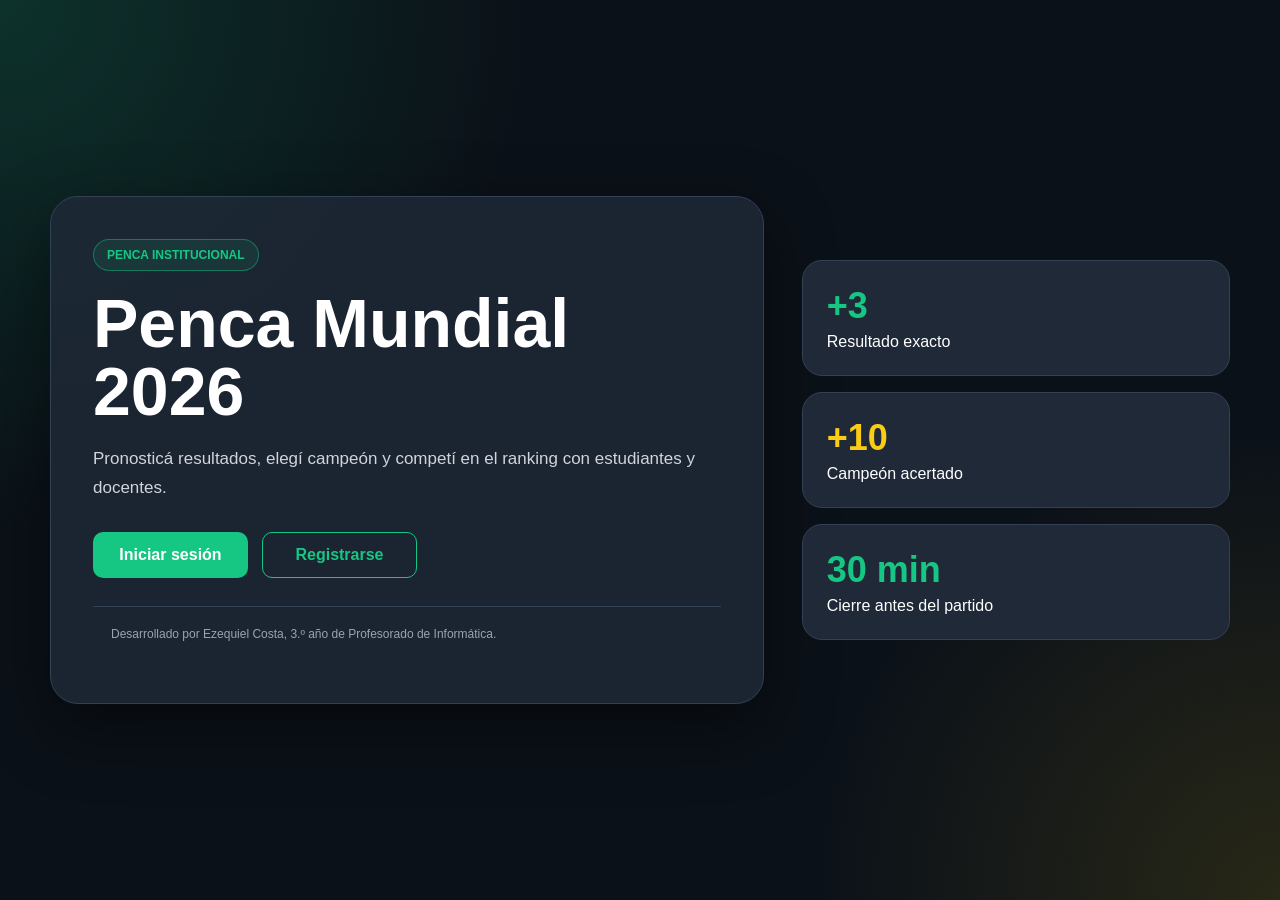
<file: inicio.html>
<!doctype html>
<html lang="es">
<head>
  <meta charset="utf-8">
  <meta name="viewport" content="width=device-width,initial-scale=1">
  <title>Penca Mundial 2026 — Profesorado de Informática</title>
  <meta name="description" content="Penca institucional del Mundial 2026. Pronosticá resultados, elegí campeón y competí en el ranking con estudiantes y docentes.">

  <!--
    CRÍTICO-03 · OWASP A03 / NIST SI-10 / CIS 16.1 — Content Security Policy
  -->
  <meta http-equiv="Content-Security-Policy" content="
    default-src 'self';
    script-src 'self' https://www.gstatic.com https://apis.google.com;
    style-src 'self' 'unsafe-inline';
    connect-src 'self'
      https://*.googleapis.com
      https://*.firebaseio.com
      https://firestore.googleapis.com
      https://identitytoolkit.googleapis.com
      https://securetoken.googleapis.com;
    img-src 'self' data:;
    font-src 'self';
    frame-src 'none';
    object-src 'none';
    base-uri 'self';
    form-action 'self';
  ">

  <link rel="stylesheet" href="css/style.css">
</head>
<body class="landing-body">
  <main class="landing-wrapper">
    <section class="landing-hero">
      <span class="landing-badge">Penca institucional</span>
      <h1>Penca Mundial 2026</h1>
      <p class="landing-description">Pronosticá resultados, elegí campeón y competí en el ranking con estudiantes y docentes.</p>
      <div class="landing-actions">
        <!--
          BAJO-03 · OWASP A05 — Links externos deben llevar rel="noopener noreferrer".
          Estos son links internos, pero se documenta la política aquí como referencia.
        -->
        <a class="landing-btn primary" href="login.html">Iniciar sesión</a>
        <a class="landing-btn secondary" href="registro.html">Registrarse</a>
      </div>
      <div class="credits">Desarrollado por Ezequiel Costa, 3.º año de Profesorado de Informática.</div>
    </section>
    <aside class="landing-panel">
      <div class="landing-card"><strong>+3</strong><span>Resultado exacto</span></div>
      <div class="landing-card featured"><strong>+10</strong><span>Campeón acertado</span></div>
      <div class="landing-card"><strong>30 min</strong><span>Cierre antes del partido</span></div>
    </aside>
  </main>
</body>
</html>
</file>
<file: css/style.css>
*{box-sizing:border-box;margin:0;padding:0;font-family:Arial,Helvetica,sans-serif}body{background:#0b1118;color:#fff;min-height:100vh;overflow-x:hidden}.app{width:100%;height:100vh;background:#0b1118;display:grid;grid-template-columns:220px 1fr 270px;overflow:hidden}.sidebar{background:#151c27;padding:25px 18px;border-right:1px solid #263241;height:100vh;overflow:hidden}.logo,.user-mini,.user-large{display:flex;align-items:center;gap:12px}.logo{margin-bottom:45px}.logo-icon{width:35px;height:35px;border-radius:50%;background:#16c784;display:flex;align-items:center;justify-content:center}.logo-text h2{font-size:15px}.logo-text p,.user-mini p,.user-large p,.subtitle{color:#9ca3af}.menu{display:flex;flex-direction:column;gap:12px;margin-bottom:40px}.menu button{border:none;background:transparent;color:#9ca3af;padding:14px 18px;border-radius:8px;text-align:left;cursor:pointer;font-size:15px;transition:.3s}.menu button:hover{color:#fff;background:#1f2937}.menu button.active{background:#16c784;color:#fff;font-weight:bold}.user-card{border-top:1px solid #334155;padding-top:20px}.user-mini{background:#1f2937;padding:14px;border-radius:10px}.avatar{width:38px;height:38px;border-radius:50%;background:#118a58;display:flex;align-items:center;justify-content:center;font-weight:bold;color:#fff;overflow:hidden}.avatar img,.profile-avatar img{width:100%;height:100%;object-fit:cover;border-radius:50%;display:block}.user-mini h4{font-size:13px}.user-mini p{font-size:11px}.main{padding:42px 34px;background:#0b1118;height:100vh;min-height:0;overflow-y:auto;overflow-x:hidden;scrollbar-width:thin;scrollbar-color:#16c784 #151c27}.main::-webkit-scrollbar{width:10px}.main::-webkit-scrollbar-track{background:#151c27}.main::-webkit-scrollbar-thumb{background:linear-gradient(180deg,#16c784,#118a58);border-radius:999px;border:2px solid #151c27}.section{display:none}.section.active{display:block}.main h1{font-size:36px;margin-bottom:6px}.underline{width:82px;height:3px;background:#facc15;margin-bottom:12px}.subtitle{margin-bottom:26px;font-size:15px}.section-title{color:#9ca3af;font-size:12px;letter-spacing:1px;text-transform:uppercase;font-weight:bold}.phase-tabs{display:flex;flex-wrap:wrap;gap:10px;margin-bottom:28px}.phase-btn{background:#1f2937;color:#d1d5db;border:1px solid #334155;padding:10px 16px;border-radius:999px;cursor:pointer;font-weight:bold;transition:.3s}.phase-btn:hover,.phase-btn.active{background:#16c784;color:#fff;border-color:#16c784}.fixture-phase{display:none}.fixture-phase.active{display:block}.fixture-list{display:flex;flex-direction:column;gap:18px;max-width:920px}.group-title{color:#facc15;margin-top:28px;font-size:15px;text-transform:uppercase}.match-card{background:#1f2937;border-radius:12px;padding:20px;display:grid;grid-template-columns:1.5fr 210px 100px 120px;align-items:center;gap:15px;box-shadow:0 8px 20px rgba(0,0,0,.25)}.match-info{display:flex;flex-direction:column;gap:6px}.group-label{color:#facc15;font-size:11px;text-transform:uppercase;font-weight:bold}.teams{display:flex;align-items:center;gap:18px;font-weight:bold;flex-wrap:wrap}.vs{color:#9ca3af;font-size:13px}.time{background:#253143;padding:8px 10px;border-radius:8px;color:#d1d5db;font-size:12px;text-align:center;line-height:1.4}.prediction{color:#facc15;font-weight:bold;text-align:center}.action-btn,.save-btn,.auth-btn{background:#16c784;color:#fff;border:none;padding:11px 18px;border-radius:8px;cursor:pointer;font-weight:bold;transition:.3s}.action-btn:hover,.save-btn:hover,.auth-btn:hover{background:#0fa66b}.action-btn.closed{background:#334155;color:#9ca3af;cursor:not-allowed}.cancel-btn{background:transparent;border:1px solid #64748b;color:#d1d5db;padding:11px 16px;border-radius:8px;cursor:pointer}.status-badge{display:inline-block;width:max-content;padding:5px 9px;border-radius:999px;font-size:11px;font-weight:bold}.status-badge.pending{background:rgba(250,204,21,.15);color:#facc15}.status-badge.predicted{background:rgba(22,199,132,.15);color:#16c784}.status-badge.closed{background:rgba(148,163,184,.15);color:#9ca3af}.status-badge.loaded{background:rgba(59,130,246,.15);color:#93c5fd}.real-result{color:#facc15;font-size:12px}.ranking-container{max-width:850px}.my-ranking{background:linear-gradient(135deg,#118a58,#16c784);padding:25px;border-radius:16px;margin-bottom:25px;display:flex;justify-content:space-between;align-items:center}.ranking-stats{display:flex;gap:35px;text-align:center}.ranking-stats strong{display:block;font-size:28px}.ranking-stats span{font-size:12px;color:#e5e7eb}.ranking-row{display:grid;grid-template-columns:90px 1fr 130px 130px;align-items:center;padding:18px 22px;border-bottom:1px solid #334155;background:#1f2937}.ranking-row.current{background:rgba(22,199,132,.15);border-left:4px solid #16c784}.position{font-weight:bold;color:#facc15}.points{color:#16c784;font-weight:bold}.rules-grid{max-width:900px;display:grid;grid-template-columns:repeat(2,minmax(240px,1fr));gap:18px}.rule-card,.dashboard-card{background:#1f2937;border-radius:16px;padding:24px;border:1px solid #263241}.rule-points{width:58px;height:58px;border-radius:50%;background:#16c784;display:flex;align-items:center;justify-content:center;font-size:20px;font-weight:bold;margin-bottom:15px}.rule-card p{color:#d1d5db;line-height:1.6}.profile-dashboard{max-width:950px;display:flex;flex-direction:column;gap:22px}.profile-identity-main{display:flex;align-items:center;gap:24px}.profile-avatar{width:96px;height:96px;min-width:96px;font-size:28px;background:linear-gradient(135deg,#118a58,#16c784);border:3px solid rgba(250,204,21,.45);box-shadow:0 0 0 6px rgba(22,199,132,.12)}.profile-label{color:#facc15;font-size:12px;text-transform:uppercase;letter-spacing:1px;font-weight:bold}.profile-username{color:#16c784;font-weight:bold;margin-bottom:18px}.profile-meta-grid,.form-grid,.profile-stats-grid{display:grid;grid-template-columns:repeat(2,minmax(180px,1fr));gap:14px}.profile-meta-grid div,.profile-stat-card{background:#151c27;border:1px solid #334155;border-radius:14px;padding:16px}.profile-meta-grid span,.profile-stat-card span{display:block;color:#9ca3af;font-size:12px;margin-bottom:8px}.profile-action-btn{align-self:flex-start;background:transparent;color:#16c784;border:1px solid #16c784;padding:11px 18px;border-radius:8px;cursor:pointer;font-weight:bold;margin-top:18px}.profile-edit-form{display:none;background:#151c27;border:1px solid #334155;border-radius:14px;padding:18px;margin-top:18px}.profile-edit-form.active{display:block}.form-group label{display:block;color:#d1d5db;font-size:13px;font-weight:bold;margin-bottom:8px}.form-group input,.form-group select,.champion-form select,.history-select{width:100%;background:#0b1118;border:1px solid #334155;color:#fff;padding:12px;border-radius:8px;outline:none}.delete-photo-check{margin-top:10px!important;color:#f87171!important;font-weight:normal!important}.form-actions{display:flex;justify-content:flex-end;gap:12px;margin-top:18px}.champion-form{display:grid;gap:14px}.champion-locked{background:rgba(22,199,132,.12);border:1px solid rgba(22,199,132,.45);border-radius:14px;padding:18px}.champion-locked strong{color:#16c784;font-size:24px}.history-detail{display:none;margin-top:16px;background:#151c27;border:1px solid #334155;border-radius:14px;padding:16px;line-height:1.7}.history-detail.active{display:block}.security-form{display:grid;gap:14px}.profile-logout-box{margin-top:22px;padding-top:18px;border-top:1px solid #334155;display:flex;justify-content:space-between;align-items:center;gap:16px}.profile-logout-link,.logout-link{color:#fff;background:#ef4444;text-decoration:none;padding:11px 16px;border-radius:8px;font-weight:bold}.right-panel{background:#151c27;border-left:1px solid #263241;height:100vh;overflow:hidden}.panel-title,.resume-content,.next-match,.rules-box{padding:24px;border-bottom:1px solid #263241}.panel-title{font-size:12px;color:#9ca3af;text-transform:uppercase}.resume-header{background:#118a58;padding:18px 24px;font-weight:bold;font-size:13px;text-transform:uppercase}.summary-numbers{display:flex;justify-content:space-between;text-align:center}.summary-numbers strong{color:#16c784;font-size:24px;display:block}.summary-numbers span{color:#9ca3af;font-size:11px}.rules-box p{color:#9ca3af;font-size:12px;margin:8px 0;line-height:1.5}.modal{display:none;position:fixed;inset:0;background:rgba(0,0,0,.75);align-items:center;justify-content:center;z-index:100}.modal.active{display:flex}.modal-content{width:420px;background:#1f2937;border-radius:18px;padding:30px;box-shadow:0 20px 60px rgba(0,0,0,.5)}.score-inputs{display:flex;align-items:center;justify-content:space-between;margin:25px 0;gap:16px}.team-input{text-align:center}.team-input label{display:block;margin-bottom:10px;font-weight:bold}.team-input input{width:80px;padding:12px;background:#0b1118;border:1px solid #334155;border-radius:8px;color:#fff;text-align:center;font-size:18px}.modal-actions{display:flex;gap:12px}.modal-actions button{flex:1}.penalty-box{display:none;background:#0b1118;border:1px solid #334155;border-radius:12px;padding:14px;margin:-8px 0 20px}.penalty-box.active{display:block}.penalty-box select{width:100%;background:#1f2937;border:1px solid #334155;color:#fff;padding:10px;border-radius:8px;margin:8px 0}.toast{position:fixed;bottom:25px;right:25px;background:#16c784;color:#fff;padding:14px 20px;border-radius:10px;font-weight:bold;display:none;z-index:200}.toast.show{display:block}.auth-body,.landing-body{min-height:100vh;background:radial-gradient(circle at top left,rgba(22,199,132,.18),transparent 34%),radial-gradient(circle at bottom right,rgba(250,204,21,.12),transparent 30%),#0b1118;color:#fff;overflow-y:auto}.auth-wrapper{min-height:100vh;display:flex;align-items:center;justify-content:center;padding:30px}.auth-card{width:100%;max-width:440px;background:#1f2937;border:1px solid #334155;border-radius:22px;padding:32px;box-shadow:0 20px 60px rgba(0,0,0,.45)}.auth-card-wide{max-width:720px}.auth-logo{display:flex;align-items:center;gap:12px;margin-bottom:28px}.auth-subtitle{color:#9ca3af;line-height:1.5;margin-bottom:24px}.auth-form{display:flex;flex-direction:column;gap:16px}.auth-grid{display:grid;grid-template-columns:repeat(2,minmax(0,1fr));gap:16px}.auth-form-group label{display:block;color:#d1d5db;font-size:13px;font-weight:bold;margin-bottom:8px}.auth-form-group input,.auth-form-group select{width:100%;background:#0b1118;border:1px solid #334155;color:#fff;padding:12px 13px;border-radius:9px}.auth-message{padding:12px 14px;border-radius:10px;font-size:14px;margin-bottom:18px}.auth-message.error{color:#fecaca;background:rgba(248,113,113,.12);border:1px solid rgba(248,113,113,.35)}.auth-footer-text{color:#9ca3af;font-size:14px;margin-top:22px;text-align:center}.auth-footer-text a{color:#16c784;text-decoration:none;font-weight:bold}.landing-wrapper{min-height:100vh;width:min(1180px,calc(100% - 36px));margin:0 auto;display:grid;grid-template-columns:1.25fr .75fr;align-items:center;gap:38px;padding:42px 0}.landing-hero{background:rgba(31,41,55,.82);border:1px solid #334155;border-radius:28px;padding:42px;box-shadow:0 24px 70px rgba(0,0,0,.45)}.landing-badge{display:inline-block;color:#16c784;border:1px solid rgba(22,199,132,.45);background:rgba(22,199,132,.1);padding:8px 13px;border-radius:999px;font-size:12px;font-weight:bold;text-transform:uppercase;margin-bottom:18px}.landing-hero h1{font-size:clamp(38px,6vw,68px);line-height:1;margin-bottom:20px}.landing-description{color:#d1d5db;font-size:17px;line-height:1.7;margin-bottom:30px}.landing-actions{display:flex;flex-wrap:wrap;gap:14px}.landing-btn{display:inline-flex;align-items:center;justify-content:center;min-width:155px;padding:13px 18px;border-radius:10px;font-weight:bold;text-decoration:none}.landing-btn.primary{background:#16c784;color:#fff}.landing-btn.secondary{color:#16c784;border:1px solid #16c784}.landing-panel{display:grid;gap:16px}.landing-card{background:#1f2937;border:1px solid #334155;border-radius:20px;padding:24px}.landing-card strong{display:block;font-size:36px;color:#16c784;margin-bottom:6px}.landing-card.featured strong{color:#facc15}.page-loader{position:fixed;inset:0;background:rgba(11,17,24,.96);display:flex;align-items:center;justify-content:center;z-index:9999;opacity:1;visibility:visible;transition:opacity .35s ease,visibility .35s ease}.page-loader.hidden{opacity:0;visibility:hidden;pointer-events:none}.loader-card{min-width:260px;background:#1f2937;border:1px solid #334155;border-radius:22px;padding:30px;text-align:center}.loader-ball{width:64px;height:64px;border-radius:50%;background:#16c784;display:flex;align-items:center;justify-content:center;margin:0 auto 18px;font-size:30px;animation:loaderBounce .9s infinite}@keyframes loaderBounce{50%{transform:translateY(-8px)}}button.is-loading{opacity:.75;cursor:wait;pointer-events:none}.admin-results-list{display:grid;gap:18px}.admin-match-card{background:#1f2937;border:1px solid #334155;border-radius:16px;padding:18px;display:grid;gap:14px}.admin-match-info{display:flex;align-items:center;gap:9px;flex-wrap:wrap}.admin-match-info h3{font-size:18px}.admin-match-info p{color:#9ca3af;font-size:13px}.admin-forms-row{display:grid;grid-template-columns:1fr 1fr;gap:14px;align-items:stretch}.admin-manual-form,.admin-score-form{background:#151c27;border:1px solid #334155;border-radius:14px;padding:14px;display:grid;gap:12px}.admin-manual-form{border-color:rgba(250,204,21,.25);background:rgba(250,204,21,.06)}.admin-score-form label,.admin-manual-form label{display:block;color:#d1d5db;font-size:13px;font-weight:bold}.admin-score-form input,.admin-score-form select,.admin-manual-form select{width:100%;margin-top:7px;background:#0b1118;border:1px solid #334155;color:#fff;padding:10px;border-radius:8px}.admin-score-form .save-btn,.admin-manual-form button{width:100%}.users-admin-list{display:grid;gap:14px}.user-admin-card{background:#1f2937;border:1px solid #334155;border-radius:16px;padding:18px;display:grid;grid-template-columns:auto 1fr auto;gap:16px;align-items:center}.user-admin-card p{color:#9ca3af;font-size:13px;margin-top:6px}.user-admin-actions{display:flex;gap:8px;flex-wrap:wrap}.user-admin-actions form{display:inline-block}@media(max-width:1200px){.app{grid-template-columns:200px 1fr}.right-panel{display:none}}@media(max-width:850px){.app{grid-template-columns:1fr;overflow:auto}.sidebar{height:auto;overflow:visible}.main{height:auto}.menu{flex-direction:row;flex-wrap:wrap}.user-card{display:none}.match-card,.ranking-row,.admin-forms-row,.user-admin-card,.landing-wrapper,.auth-grid,.form-grid,.profile-meta-grid{grid-template-columns:1fr}.rules-grid{grid-template-columns:1fr}.my-ranking,.profile-identity-main,.profile-logout-box{flex-direction:column;align-items:flex-start}.modal-content{width:min(420px,calc(100% - 24px))}}

/* =========================
   RANKING - PODIO TOP 3
========================= */
.podium{
  display:grid;
  grid-template-columns:1fr 1.15fr 1fr;
  align-items:start;
  gap:18px;
  margin:0 0 30px;
}
.podium-card{
  background:#1f2937;
  border:1px solid #334155;
  border-radius:18px;
  padding:22px 18px;
  text-align:center;
  align-self:start;
  box-shadow:0 12px 30px rgba(0,0,0,.28);
}
.podium-card.current{box-shadow:0 0 0 2px rgba(22,199,132,.55),0 12px 30px rgba(0,0,0,.28)}
.podium-card.first{min-height:245px;border-color:#facc15;margin-top:0}
.podium-card.second{min-height:205px;border-color:#cbd5e1;margin-top:40px}
.podium-card.third{min-height:205px;border-color:#f59e0b;margin-top:40px}
.podium-medal{width:52px;height:52px;border-radius:50%;display:flex;align-items:center;justify-content:center;margin:0 auto 12px;background:#253143;font-size:26px}
.podium-username{font-size:20px;margin-bottom:5px;color:#fff}
.podium-realname{color:#9ca3af;font-size:13px;margin-bottom:12px}
.podium-points{color:#16c784;font-size:24px;font-weight:bold;margin-bottom:6px}
.podium-correct{color:#9ca3af;font-size:13px}
.details-btn{width:34px;height:34px;border-radius:50%;border:1px solid #16c784;background:transparent;color:#16c784;cursor:pointer;font-size:20px;font-weight:bold;transition:.3s;display:inline-flex;align-items:center;justify-content:center}
.details-btn:hover,.details-btn.active{background:#16c784;color:#fff}
.podium-details-btn{margin-top:14px}
.ranking-list-header{display:flex;justify-content:space-between;align-items:end;gap:15px;margin:0 0 12px}.ranking-list-header h3{font-size:16px}.ranking-list-header p{color:#9ca3af;font-size:13px}.ranking-list{background:#1f2937;border-radius:14px;overflow:hidden}.ranking-item{border-bottom:1px solid #334155}.ranking-item:last-child{border-bottom:none}.ranking-list .ranking-row{grid-template-columns:70px 1fr 140px 130px 44px;gap:12px}.ranking-item.current{background:rgba(22,199,132,.15);border-left:4px solid #16c784}.ranking-details{display:none;grid-template-columns:repeat(5,1fr);gap:12px;padding:0 22px 18px 92px}.ranking-details.active{display:grid}.podium-details{width:100%;max-width:300px;margin:16px auto 0;padding:16px 0 0;border-top:1px solid #334155;grid-template-columns:repeat(2,minmax(0,1fr))}.detail-pill{background:#0b1118;border:1px solid #334155;border-radius:10px;padding:12px;text-align:center}.detail-pill strong{display:block;font-size:20px;color:#fff;margin-bottom:4px}.detail-pill span{color:#9ca3af;font-size:12px}.podium-details .detail-pill:last-child{grid-column:1 / -1}

/* =========================
   PERFIL - BOTÓN BORRAR FOTO CON ESTILO DEL PROYECTO
========================= */
.delete-photo-check{
  margin-top:10px!important;
  display:inline-flex!important;
  align-items:center;
  gap:8px;
  width:max-content;
  color:#16c784!important;
  border:1px solid #16c784;
  background:transparent;
  padding:9px 12px;
  border-radius:8px;
  cursor:pointer;
  font-weight:bold!important;
  transition:.3s;
}
.delete-photo-check:hover{background:#16c784;color:#fff!important}.delete-photo-check input{width:auto!important;accent-color:#16c784}

/* =========================
   PANEL DERECHO - PRÓXIMO PARTIDO Y REGLAS RÁPIDAS
========================= */
.next-match h4,.rules-box h4{font-size:14px;margin-bottom:14px}.next-match strong,.rules-box strong{color:#16c784}.next-match p{color:#9ca3af;font-size:12px;margin:8px 0;line-height:1.5}

@media(max-width:850px){.podium{grid-template-columns:1fr}.podium-card.first,.podium-card.second,.podium-card.third{margin-top:0}.ranking-list .ranking-row{grid-template-columns:60px 1fr 44px}.ranking-list .ranking-row span:nth-child(3),.ranking-list .ranking-row span:nth-child(4){grid-column:2}.ranking-list .ranking-row .details-btn{grid-column:3;grid-row:1 / span 3}.ranking-details{grid-template-columns:repeat(2,1fr);padding:0 18px 18px}.podium-details{max-width:100%}}


/* =========================
   AJUSTES FINALES: PERFIL Y CAMPEÓN
========================= */
.profile-champion-card{
  display:grid;
  gap:18px;
  overflow:hidden;
}
.champion-header{
  margin-bottom:0!important;
}
.champion-help{
  color:#9ca3af;
  font-size:14px;
  line-height:1.55;
  margin-top:8px;
  max-width:720px;
}
.champion-help strong{
  color:#facc15;
}
.champion-form-clean{
  background:#151c27;
  border:1px solid #334155;
  border-radius:16px;
  padding:18px;
  display:grid;
  grid-template-columns:minmax(240px,1fr) auto;
  align-items:end;
  gap:16px;
}
.champion-form-clean label{
  color:#d1d5db;
  font-size:13px;
  font-weight:bold;
}
.champion-form-clean select{
  margin-top:8px;
  min-height:44px;
}
.champion-form-clean .save-btn{
  min-height:44px;
  white-space:nowrap;
}
.champion-locked-clean{
  display:grid;
  gap:6px;
  background:linear-gradient(135deg,rgba(22,199,132,.16),rgba(250,204,21,.08));
  border:1px solid rgba(22,199,132,.45);
  border-radius:16px;
  padding:20px;
}
.champion-locked-clean span{
  color:#9ca3af;
  font-size:12px;
  text-transform:uppercase;
  letter-spacing:1px;
  font-weight:bold;
}
.champion-locked-clean strong{
  color:#16c784;
  font-size:26px;
}
.champion-locked-clean small{
  color:#d1d5db;
  line-height:1.4;
}
@media(max-width:850px){
  .champion-form-clean{grid-template-columns:1fr;}
}

/* =========================
   AJUSTES DE PRUEBA CON COMPAÑEROS
   - Enfrentamientos en vertical
   - Campos nuevos de registro/perfil
   - Recuperación de contraseña
========================= */
.match-card .teams{
  display:flex!important;
  flex-direction:column!important;
  align-items:flex-start!important;
  justify-content:center!important;
  gap:6px!important;
  line-height:1.25;
}
.match-card .teams .vs{
  display:inline-flex;
  align-items:center;
  justify-content:center;
  color:#facc15!important;
  font-size:12px!important;
  font-weight:bold;
  letter-spacing:1px;
  text-transform:uppercase;
}
.match-card .teams span:not(.vs){
  font-size:15px;
}
.form-group-full,
.auth-form-group.form-group-full{
  grid-column:1 / -1;
}
.input-help{
  display:block;
  color:#9ca3af;
  font-size:12px;
  line-height:1.4;
  margin-top:8px;
}
.auth-message.success{
  color:#bbf7d0;
  background:rgba(22,199,132,.12);
  border:1px solid rgba(22,199,132,.35);
}
.profile-meta-grid{
  grid-template-columns:repeat(2,minmax(180px,1fr));
}
@media(max-width:850px){
  .profile-meta-grid{grid-template-columns:1fr;}
}

/* =========================
   AJUSTES: RANKING CON FOTO Y ATAJO DEL PANEL DERECHO
========================= */
.ranking-avatar {
  width: 44px;
  height: 44px;
  min-width: 44px;
  border-radius: 50%;
  overflow: hidden;
  background: linear-gradient(135deg, #118a58, #16c784);
  border: 2px solid rgba(22, 199, 132, 0.45);
  display: inline-flex;
  align-items: center;
  justify-content: center;
  color: #ffffff;
  font-weight: bold;
  font-size: 13px;
}

.ranking-avatar img {
  width: 100%;
  height: 100%;
  object-fit: cover;
  display: block;
}

.podium-avatar {
  width: 64px;
  height: 64px;
  min-width: 64px;
  margin: 0 auto 12px;
  border-color: rgba(250, 204, 21, 0.5);
  box-shadow: 0 0 0 5px rgba(22, 199, 132, 0.12);
  font-size: 18px;
}

.ranking-user {
  display: flex;
  align-items: center;
  gap: 12px;
  min-width: 0;
}

.ranking-user strong,
.ranking-user small {
  display: block;
}

.ranking-user small {
  color: #9ca3af;
  font-size: 12px;
  margin-top: 3px;
}

.next-match .next-match-btn {
  width: 100%;
  margin-top: 10px;
  padding: 10px 12px;
  font-size: 13px;
}

.match-card.match-focus {
  outline: 2px solid #16c784;
  box-shadow: 0 0 0 4px rgba(22, 199, 132, 0.18), 0 8px 20px rgba(0, 0, 0, 0.25);
}

/* =========================
   FIREBASE MIGRATION OVERRIDES
   - Sin fotos
   - Modo claro/oscuro
   - Créditos
========================= */
body.light-mode{background:#f3f4f6;color:#111827}.light-mode .app,.light-mode .main{background:#f3f4f6;color:#111827}.light-mode .sidebar,.light-mode .right-panel,.light-mode .rule-card,.light-mode .dashboard-card,.light-mode .match-card,.light-mode .ranking-list,.light-mode .ranking-row,.light-mode .podium-card,.light-mode .admin-match-card,.light-mode .user-admin-card,.light-mode .auth-card,.light-mode .landing-hero,.light-mode .landing-card{background:#ffffff;color:#111827;border-color:#d1d5db}.light-mode .menu button{color:#374151}.light-mode .menu button:hover{background:#e5e7eb;color:#111827}.light-mode .menu button.active{background:#16c784;color:#fff}.light-mode .subtitle,.light-mode .logo-text p,.light-mode .user-mini p,.light-mode .user-large p,.light-mode .rules-box p,.light-mode .admin-match-info p,.light-mode .ranking-user small,.light-mode .podium-realname,.light-mode .profile-meta-grid span,.light-mode .time,.light-mode .vs{color:#4b5563}.light-mode input,.light-mode select,.light-mode textarea,.light-mode .profile-edit-form,.light-mode .admin-manual-form,.light-mode .admin-score-form,.light-mode .detail-pill,.light-mode .history-detail,.light-mode .penalty-box{background:#f9fafb;color:#111827;border-color:#d1d5db}.light-mode .right-panel{border-left-color:#d1d5db}.light-mode .sidebar{border-right-color:#d1d5db}.theme-toggle{display:flex;gap:8px;margin:18px 0}.theme-toggle button{flex:1;background:#1f2937;color:#d1d5db;border:1px solid #334155;padding:8px;border-radius:8px;cursor:pointer}.theme-toggle button.active{background:#16c784;color:#fff;border-color:#16c784}.light-mode .theme-toggle button{background:#f9fafb;color:#111827;border-color:#d1d5db}.light-mode .theme-toggle button.active{background:#16c784;color:#fff}.credits{margin-top:28px;padding:18px;border-top:1px solid #334155;color:#9ca3af;font-size:12px;line-height:1.5}.light-mode .credits{border-top-color:#d1d5db;color:#4b5563}.match-card .teams,.fixture-vertical-teams{display:flex!important;flex-direction:column!important;align-items:flex-start!important;gap:6px!important}.match-card .teams .vs,.fixture-vertical-teams .vs{color:#facc15!important;font-weight:bold;text-transform:uppercase}.admin-only-note{color:#facc15;font-size:13px;margin-top:8px}.hidden{display:none!important}.inline-message{margin-top:12px;color:#facc15;font-size:14px}.inline-message.success{color:#16c784}.inline-message.error{color:#f87171}.champion-required-box{border:1px solid rgba(250,204,21,.45);background:rgba(250,204,21,.08);border-radius:14px;padding:14px;margin:14px 0;color:#d1d5db}.light-mode .champion-required-box{background:#fffbeb;color:#111827}.no-photo-badge{width:38px;height:38px;border-radius:50%;background:#118a58;display:flex;align-items:center;justify-content:center;font-weight:bold;color:#fff}.ranking-user .no-photo-badge{width:36px;height:36px;min-width:36px}.podium-card .no-photo-badge{width:54px;height:54px;margin:0 auto 12px;background:linear-gradient(135deg,#118a58,#16c784)}.match-card.match-focus{outline:2px solid #16c784;box-shadow:0 0 0 4px rgba(22,199,132,.18),0 8px 20px rgba(0,0,0,.25)}@media(max-width:1200px){.right-panel{display:block;position:static;height:auto}.app{grid-template-columns:200px 1fr 270px}}@media(max-width:1000px){.app{grid-template-columns:1fr;overflow:auto}.right-panel{display:block;height:auto}.sidebar{height:auto}.main{height:auto}.menu{flex-direction:row;flex-wrap:wrap}.match-card{grid-template-columns:1fr}.admin-forms-row{grid-template-columns:1fr}}


/* =========================
   FIX: AVATARES CON INICIALES SIN FOTOS
========================= */
.no-photo-badge{
  flex:0 0 auto;
  width:38px;
  height:38px;
  min-width:38px;
  min-height:38px;
  border-radius:50%;
  background:linear-gradient(135deg,#118a58,#16c784);
  display:inline-flex;
  align-items:center;
  justify-content:center;
  color:#ffffff;
  font-weight:800;
  font-size:13px;
  line-height:1;
  letter-spacing:.4px;
  text-transform:uppercase;
  overflow:hidden;
}
.profile-avatar.no-photo-badge{
  width:96px;
  height:96px;
  min-width:96px;
  min-height:96px;
  font-size:28px;
  border:3px solid rgba(250,204,21,.45);
  box-shadow:0 0 0 6px rgba(22,199,132,.12);
}
.podium-card .no-photo-badge{
  width:54px;
  height:54px;
  min-width:54px;
  min-height:54px;
  margin:0 auto 12px;
  font-size:16px;
}
.ranking-user .no-photo-badge{
  width:36px;
  height:36px;
  min-width:36px;
  min-height:36px;
  font-size:12px;
}

/* =========================
   AJUSTES SOLICITADOS - PANEL DERECHO, MENÚ Y TEMA ÚNICO
========================= */
.theme-toggle,
.panel-title {
  display: none !important;
}

body.light-mode {
  background: #0b1118 !important;
  color: #ffffff !important;
}

.user-mini.username-only,
.user-large.username-only-right {
  justify-content: flex-start;
  background: #1f2937;
  border: 1px solid #334155;
  border-radius: 10px;
  padding: 14px;
}

.user-mini.username-only p,
.user-large.username-only-right p {
  color: #16c784;
  font-weight: bold;
  font-size: 14px;
  margin: 0;
}

.right-panel .resume-content {
  padding: 18px 24px;
}

.rules-box p {
  color: #d1d5db;
  font-size: 13px;
}
</file>
